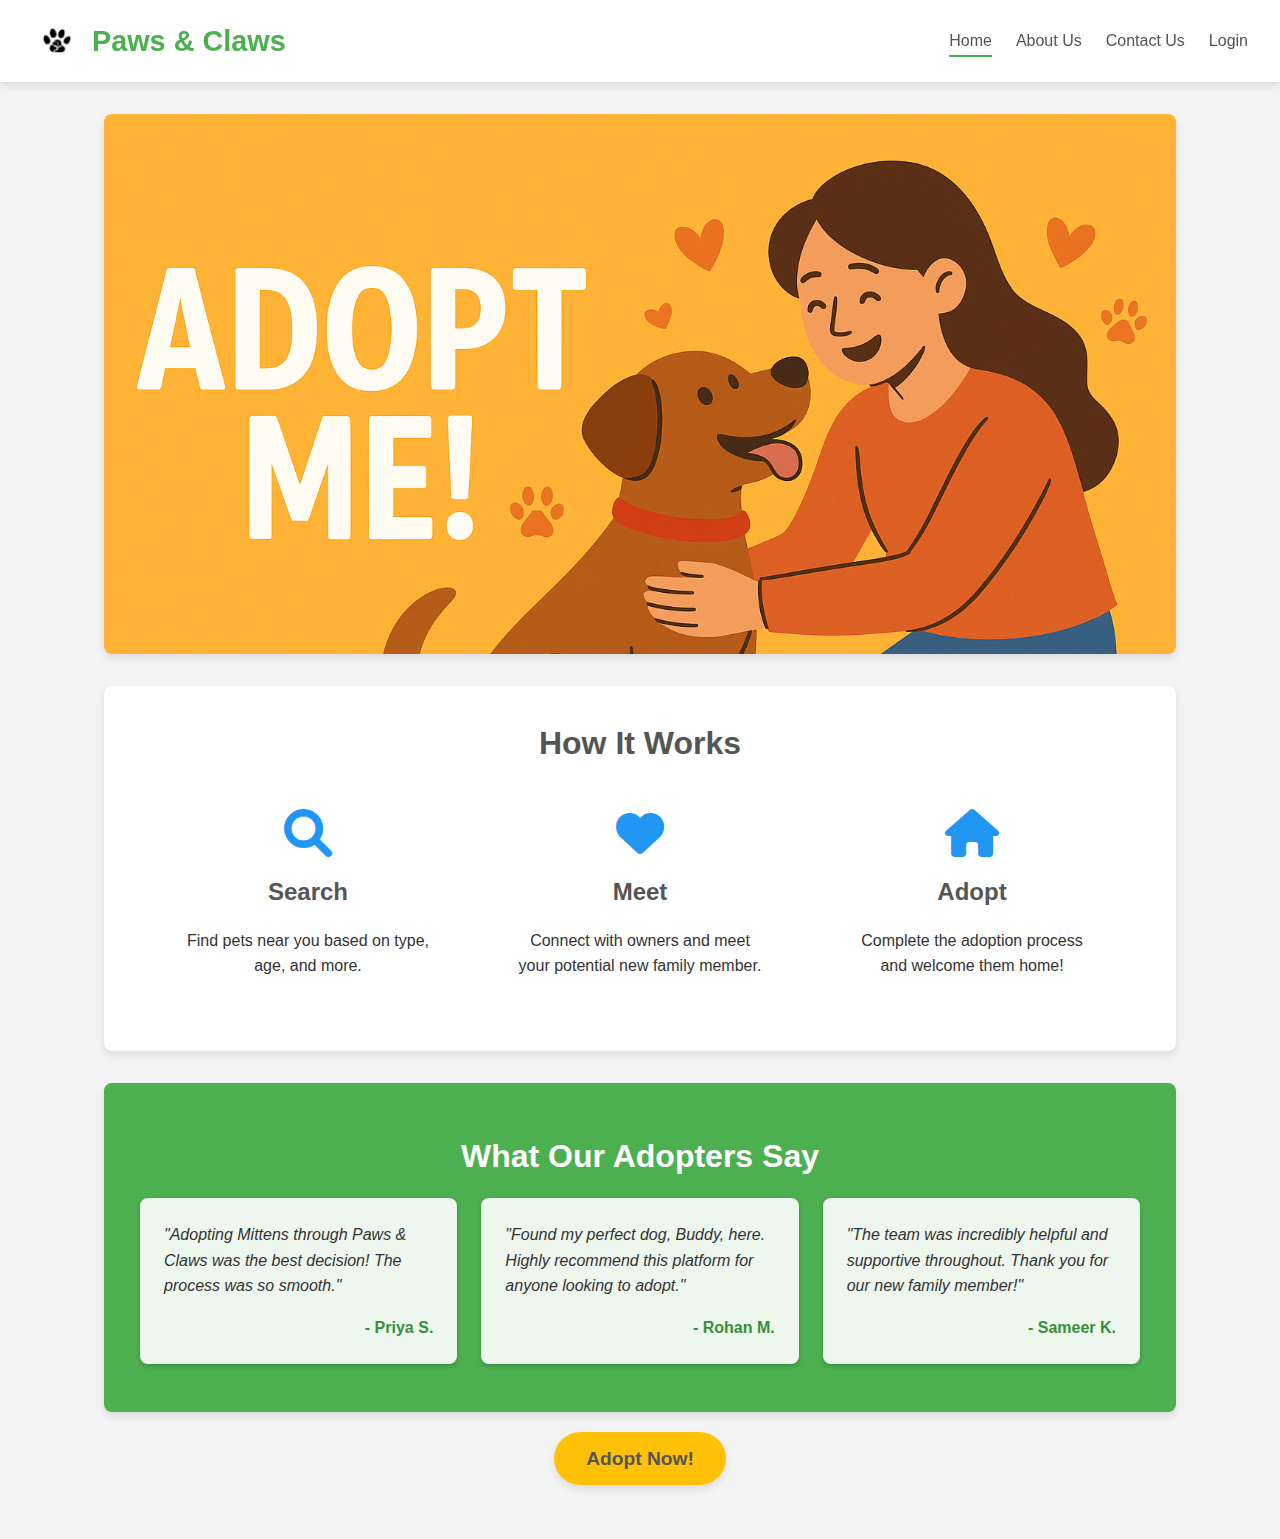
<file: index.html>
<!DOCTYPE html>
<html lang="en">
<head>
    <meta charset="UTF-8">
    <meta name="viewport" content="width=device-width, initial-scale=1.0">
    <!-- Favicons -->
    <link rel="apple-touch-icon" sizes="180x180" href="favicon/apple-touch-icon.png">
    <link rel="icon" type="image/png" sizes="32x32" href="favicon/favicon-96x96.png">
    <link rel="icon" type="image/png" sizes="192x192" href="favicon/web-app-manifest-192x192.png">
    <link rel="icon" type="image/png" sizes="512x512" href="favicon/web-app-manifest-512x512.png">
    <link rel="manifest" href="favicon/site.webmanifest">
    <meta name="theme-color" content="#ffffff">
    <title>Paws & Claws - Pet Adoption</title>
    <link rel="stylesheet" href="style.css">
    <link rel="stylesheet" href="https://cdnjs.cloudflare.com/ajax/libs/font-awesome/6.0.0-beta3/css/all.min.css">
</head>
<body>
    <header class="header">
        <div class="logo">
            <img src="images\pets\logo.jpg" alt="Paws & Claws Logo">
            <h1>Paws & Claws</h1>
        </div>
        <nav class="main-nav">
            <ul>
                <li><a href="index.html" class="active">Home</a></li>
                <li><a href="about.html">About Us</a></li>
                <li><a href="contact.html">Contact Us</a></li>
                <li id="login-nav-item"><a href="login.html">Login</a></li>
                <li id="dashboard-nav-item" style="display: none;"><a href="dashboard.html">Dashboard</a></li>
                <li id="logout-nav-item" style="display: none;"><a href="#" id="logout-button">Logout</a></li>
            </ul>
        </nav>
        <button class="menu-toggle" aria-label="Toggle navigation">
            <i class="fas fa-bars"></i>
        </button>
    </header>

    <main class="content-area">
        <section id="home-page" class="page-section active">
            <div class="carousel-container">
                <div class="carousel-slide active">
                    <img src="images/c11.png" alt="Slide 1">
                    
                </div>
                
                

            </div>

            <section class="how-it-works">
                <h2>How It Works</h2>
                <div class="steps-container">
                    <div class="step">
                        <i class="fas fa-search"></i>
                        <h3>Search</h3>
                        <p>Find pets near you based on type, age, and more.</p>
                    </div>
                    <div class="step">
                        <i class="fas fa-heart"></i>
                        <h3>Meet</h3>
                        <p>Connect with owners and meet your potential new family member.</p>
                    </div>
                    <div class="step">
                        <i class="fas fa-home"></i>
                        <h3>Adopt</h3>
                        <p>Complete the adoption process and welcome them home!</p>
                    </div>
                </div>
            </section>

            <section class="customer-feedback">
                <h2>What Our Adopters Say</h2>
                <div class="feedback-grid">
                    <div class="feedback-card">
                        <p>"Adopting Mittens through Paws & Claws was the best decision! The process was so smooth."</p>
                        <h4>- Priya S.</h4>
                    </div>
                    <div class="feedback-card">
                        <p>"Found my perfect dog, Buddy, here. Highly recommend this platform for anyone looking to adopt."</p>
                        <h4>- Rohan M.</h4>
                    </div>
                    <div class="feedback-card">
                        <p>"The team was incredibly helpful and supportive throughout. Thank you for our new family member!"</p>
                        <h4>- Sameer K.</h4>
                    </div>
                </div>
            </section>

            <section class="adopt-now-section">
                <a href="adopt.html" class="adopt-now-button">Adopt Now!</a>
            </section>
        </section>
    </main>

    <script src="js/script.js"></script>
</body>
</html>
</file>
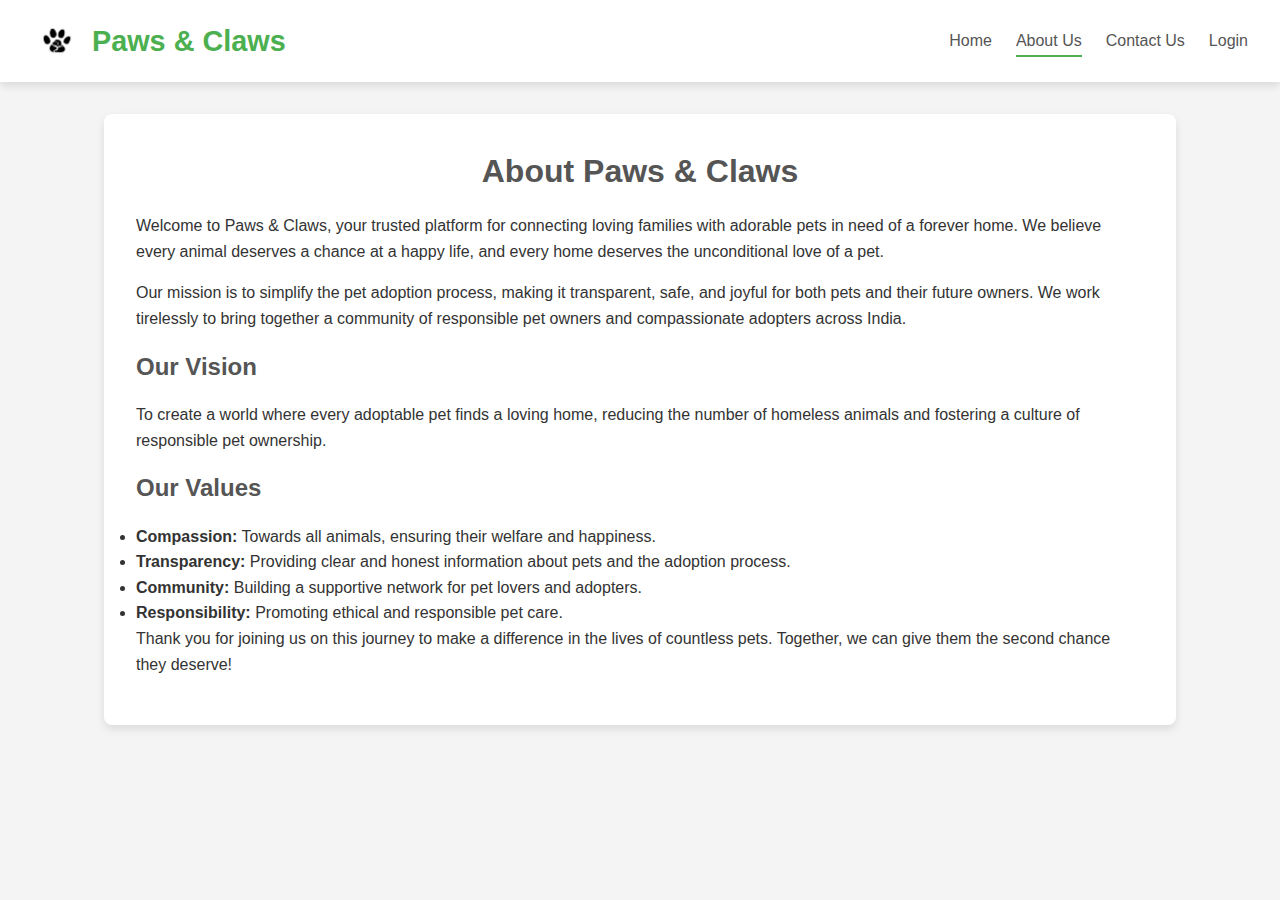
<file: about.html>
<!DOCTYPE html>
<html lang="en">
<head>
    <meta charset="UTF-8">
    <meta name="viewport" content="width=device-width, initial-scale=1.0">
    <!-- Favicons -->
    <link rel="apple-touch-icon" sizes="180x180" href="favicon/apple-touch-icon.png">
    <link rel="icon" type="image/png" sizes="32x32" href="favicon/favicon-96x96.png">
    <link rel="icon" type="image/png" sizes="192x192" href="favicon/web-app-manifest-192x192.png">
    <link rel="icon" type="image/png" sizes="512x512" href="favicon/web-app-manifest-512x512.png">
    <link rel="manifest" href="favicon/site.webmanifest">
    <meta name="theme-color" content="#ffffff">
    <title>About Us - Paws & Claws</title>
    <link rel="stylesheet" href="style.css">
    <link rel="stylesheet" href="https://cdnjs.cloudflare.com/ajax/libs/font-awesome/6.0.0-beta3/css/all.min.css">
</head>
<body>
    <header class="header">
        <div class="logo">
            <img src="images\pets\logo.jpg" alt="Paws & Claws Logo">
            <h1>Paws & Claws</h1>
        </div>
        <nav class="main-nav">
            <ul>
                <li><a href="index.html">Home</a></li>
                <li><a href="about.html" class="active">About Us</a></li>
                <li><a href="contact.html">Contact Us</a></li>
                <li id="login-nav-item"><a href="login.html">Login</a></li>
                <li id="dashboard-nav-item" style="display: none;"><a href="dashboard.html">Dashboard</a></li>
                <li id="logout-nav-item" style="display: none;"><a href="#" id="logout-button">Logout</a></li>
            </ul>
        </nav>
        <button class="menu-toggle" aria-label="Toggle navigation">
            <i class="fas fa-bars"></i>
        </button>
    </header>

    <main class="content-area">
        <section class="page-section active">
            <div class="page-content-wrapper">
                <h2>About Paws & Claws</h2>
                <p>Welcome to Paws & Claws, your trusted platform for connecting loving families with adorable pets in need of a forever home. We believe every animal deserves a chance at a happy life, and every home deserves the unconditional love of a pet.</p>
                <p>Our mission is to simplify the pet adoption process, making it transparent, safe, and joyful for both pets and their future owners. We work tirelessly to bring together a community of responsible pet owners and compassionate adopters across India.</p>
                <h3>Our Vision</h3>
                <p>To create a world where every adoptable pet finds a loving home, reducing the number of homeless animals and fostering a culture of responsible pet ownership.</p>
                <h3>Our Values</h3>
                <ul>
                    <li><strong>Compassion:</strong> Towards all animals, ensuring their welfare and happiness.</li>
                    <li><strong>Transparency:</strong> Providing clear and honest information about pets and the adoption process.</li>
                    <li><strong>Community:</strong> Building a supportive network for pet lovers and adopters.</li>
                    <li><strong>Responsibility:</strong> Promoting ethical and responsible pet care.</li>
                </ul>
                <p>Thank you for joining us on this journey to make a difference in the lives of countless pets. Together, we can give them the second chance they deserve!</p>
            </div>
        </section>
    </main>
    <script src="js/script.js"></script>
</body>
</html>
</file>
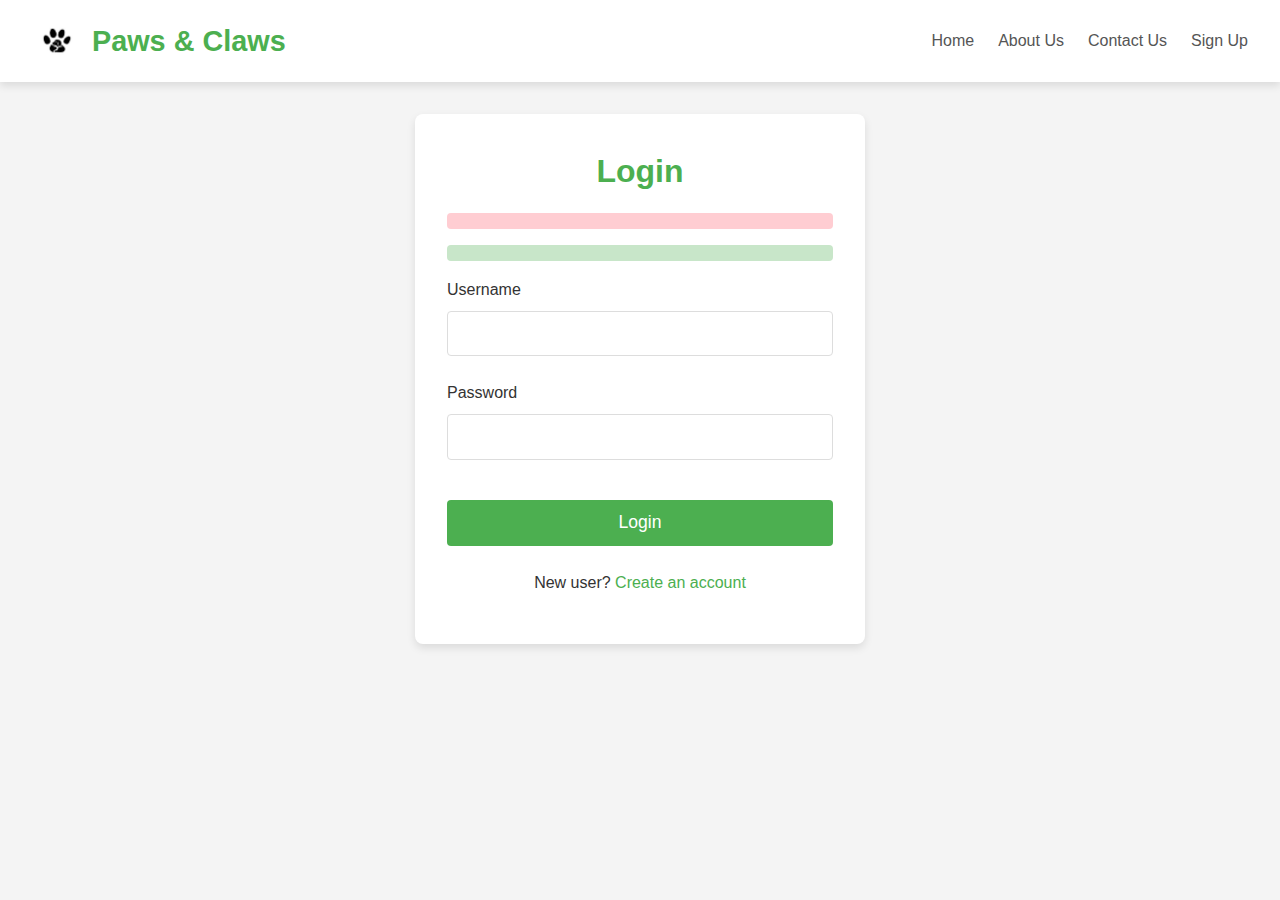
<file: adopt.html>
<!DOCTYPE html>
<html lang="en">

<head>
  <meta charset="UTF-8">
  <meta name="viewport" content="width=device-width, initial-scale=1.0">
  <!-- Favicons -->
    <link rel="apple-touch-icon" sizes="180x180" href="favicon/apple-touch-icon.png">
    <link rel="icon" type="image/png" sizes="32x32" href="favicon/favicon-96x96.png">
    <link rel="icon" type="image/png" sizes="192x192" href="favicon/web-app-manifest-192x192.png">
    <link rel="icon" type="image/png" sizes="512x512" href="favicon/web-app-manifest-512x512.png">
    <link rel="manifest" href="favicon/site.webmanifest">
    <meta name="theme-color" content="#ffffff">
  <title>Adopt Now - Paws & Claws</title>
  <link rel="stylesheet" href="style.css">
</head>

<body>
  <header class="header">
    <div class="logo">
      <img src="images\pets\logo.jpg" alt="Paws & Claws Logo">
      <h1>Paws & Claws</h1>
    </div>
    <nav class="main-nav">
      <ul>
        <li><a href="index.html">Home</a></li>
        <li><a href="about.html">About Us</a></li>
        <li><a href="contact.html">Contact Us</a></li>
        <li><a href="dashboard.html">Dashboard</a></li>
        <li><a href="#" id="logout-button">Logout</a></li>
      </ul>
    </nav>
  </header>

  <main class="content-area">
    <h2>Adopt a Pet</h2>

    <div class="filter-section">
      <div class="filter-group">
        <label for="filter-type">Pet Type</label>
        <select id="filter-type">
          <option value="">All</option>
          <option value="dog">Dog</option>
          <option value="cat">Cat</option>
          <option value="rabbit">Rabbit</option>
          <option value="bird">Bird</option>
          <option value="fish">Fish</option>
        </select>
      </div>

      <div class="filter-group">
        <label for="filter-size">Size</label>
        <select id="filter-size">
          <option value="">All</option>
          <option value="Small">Small</option>
          <option value="Medium">Medium</option>
          <option value="Large">Large</option>
        </select>
      </div>

      <div class="filter-group">
        <label for="filter-age">Age</label>
        <select id="filter-age">
          <option value="">All</option>
          <option value="3 months">3 months</option>
          <option value="6 months">6 months</option>
          <option value="1 year">1 year</option>
          <option value="2 years">2 years</option>
          <option value="3 years">3 years</option>
          <option value="4 years">4 years</option>
        </select>
      </div>

      <button id="reset-filters">Reset</button>
    </div>

    <div class="pet-cards-container" id="pet-cards-container"></div>
  </main>

  <script>
    // --- Redirect if not logged in ---
    if (!localStorage.getItem('currentUser')) {
      window.location.href = 'login.html';
    }

    // --- Logout ---
    document.getElementById('logout-button').addEventListener('click', (e) => {
      e.preventDefault();
      localStorage.removeItem('currentUser');
      window.location.href = 'index.html';
    });

    // --- Consistent Pet Data ---
    // PASTE THIS ENTIRE BLOCK to replace the old pets array
    // --- Enhanced Pet Data ---
    const pets = [
      { id: "pet1", type: "dog", name: "Buddy", breed: "Golden Retriever", age: "2 years", size: "Large", image: "images/images/Leo.jpg", description: "Buddy is a friendly and energetic Golden Retriever who loves to play fetch and go for long walks. He is great with kids and other dogs." },
      { id: "pet2", type: "cat", name: "Whiskers", breed: "Siamese Cat", age: "1 year", size: "Small", image: "images/images/Rex.jpg", description: "Whiskers is a curious and affectionate Siamese cat. She enjoys napping in sunny spots and chasing laser pointers." },
      { id: "pet3", type: "rabbit", name: "Snowball", breed: "Mini Lop", age: "6 months", size: "Small", image: "images/pets/thumper.jpg", description: "Snowball is a gentle and calm Mini Lop. He is litter-trained and loves being gently petted." },
      { id: "pet4", type: "fish", name: "Finley", breed: "Betta Fish", age: "3 months", size: "Small", image: "images/pets/goldie.jpg", description: "Finley is a vibrant Betta with a flowing tail. He is an active swimmer and adds a splash of color to any room." },
      { id: "pet5", type: "dog", name: "Rocky", breed: "Bulldog", age: "3 years", size: "Medium", image: "images/pets/buddy.jpg", description: "Rocky is a loyal and laid-back Bulldog. His favorite activities are napping and getting belly rubs." },
      { id: "pet6", type: "cat", name: "Milo", breed: "Persian Cat", age: "2 years", size: "Small", image: "images/cat 2.jpg", description: "Milo is a majestic Persian with a luxurious coat. He is a calm soul who enjoys a quiet and peaceful environment." },
      { id: "pet7", type: "bird", name: "Coco", breed: "Parrot", age: "1 year", size: "Small", image: "images/pets/kiwi.jpg", description: "Coco is a cheerful Parrot who is learning to mimic sounds. She loves fruits and interacting with people." },
      { id: "pet8", type: "dog", name: "Max", breed: "Beagle", age: "4 years", size: "Medium", image: "images/dog 7.jpg", description: "Max is an adventurous Beagle who loves to explore. He has a great sense of smell and is always ready for a new adventure." },
      { id: "pet9", type: "cat", name: "Luna", breed: "Maine Coon", age: "2 years", size: "Large", image: "images/images/luna.jpg", description: "Luna is a gentle giant. This Maine Coon is very sociable, loves to cuddle, and gets along well with other pets." },
    ];

    const container = document.getElementById('pet-cards-container');
    const typeFilter = document.getElementById('filter-type');
    const sizeFilter = document.getElementById('filter-size');
    const ageFilter = document.getElementById('filter-age');
    const resetBtn = document.getElementById('reset-filters');

    const currentUser = localStorage.getItem('currentUser');

    let userActivity = JSON.parse(localStorage.getItem('userActivity')) || {};
    if (!userActivity[currentUser]) {
      userActivity[currentUser] = { wishlist: [], requests: [], adopted: [] };
      localStorage.setItem('userActivity', JSON.stringify(userActivity));
    }

    function renderPets(filteredPets) {
      container.innerHTML = '';
      if (filteredPets.length === 0) {
        container.innerHTML = '<p class="empty-message">No pets match your filters.</p>';
        return;
      }

      const currentUserData = userActivity[currentUser];

      filteredPets.forEach(pet => {
        const card = document.createElement('div');
        card.classList.add('pet-card');

        const isInWishlist = currentUserData.wishlist.includes(pet.id);
        const isRequested = currentUserData.requests.includes(pet.id);

        card.innerHTML = `
            <img src="${pet.image}" alt="${pet.name}">
            <div class="pet-info">
                <h3>${pet.name}</h3>
                <p><strong>Breed:</strong> ${pet.breed}</p>
                <p><strong>Age:</strong> ${pet.age}</p>
                <p><strong>Size:</strong> ${pet.size}</p>
                <p>${pet.description}</p>
                <div class="pet-actions">
                    <button class="wishlist-btn" data-pet-id="${pet.id}" ${isInWishlist ? 'disabled' : ''}>
                        ${isInWishlist ? 'Wishlisted ✓' : 'Add to Wishlist'}
                    </button>
                    <button class="adopt-btn" data-pet-id="${pet.id}" ${isRequested ? 'disabled' : ''}>
                        ${isRequested ? 'Requested' : 'Request to Adopt'}
                    </button>
                </div>
            </div>
        `;

        const wishlistBtn = card.querySelector('.wishlist-btn');
        wishlistBtn.addEventListener('click', () => {
          if (!currentUserData.wishlist.includes(pet.id)) {
            currentUserData.wishlist.push(pet.id);
            localStorage.setItem('userActivity', JSON.stringify(userActivity));
            wishlistBtn.textContent = 'Wishlisted ✓';
            wishlistBtn.disabled = true;
          }
        });

        const adoptBtn = card.querySelector('.adopt-btn');
        adoptBtn.addEventListener('click', () => {
          if (!currentUserData.requests.includes(pet.id)) {
            currentUserData.requests.push(pet.id);
            localStorage.setItem('userActivity', JSON.stringify(userActivity));
            adoptBtn.textContent = 'Requested';
            adoptBtn.disabled = true;
          }
        });

        container.appendChild(card);
      });
    }

    function applyFilters() {
      const typeVal = typeFilter.value;
      const sizeVal = sizeFilter.value;
      const ageVal = ageFilter.value;

      const filtered = pets.filter(pet => {
        return (!typeVal || pet.type === typeVal) &&
          (!sizeVal || pet.size === sizeVal) &&
          (!ageVal || pet.age === ageVal);
      });
      renderPets(filtered);
    }

    typeFilter.addEventListener('change', applyFilters);
    sizeFilter.addEventListener('change', applyFilters);
    ageFilter.addEventListener('change', applyFilters);
    resetBtn.addEventListener('click', () => {
      typeFilter.value = '';
      sizeFilter.value = '';
      ageFilter.value = '';
      renderPets(pets);
    });

    renderPets(pets);
  </script>
</body>

</html>
</file>
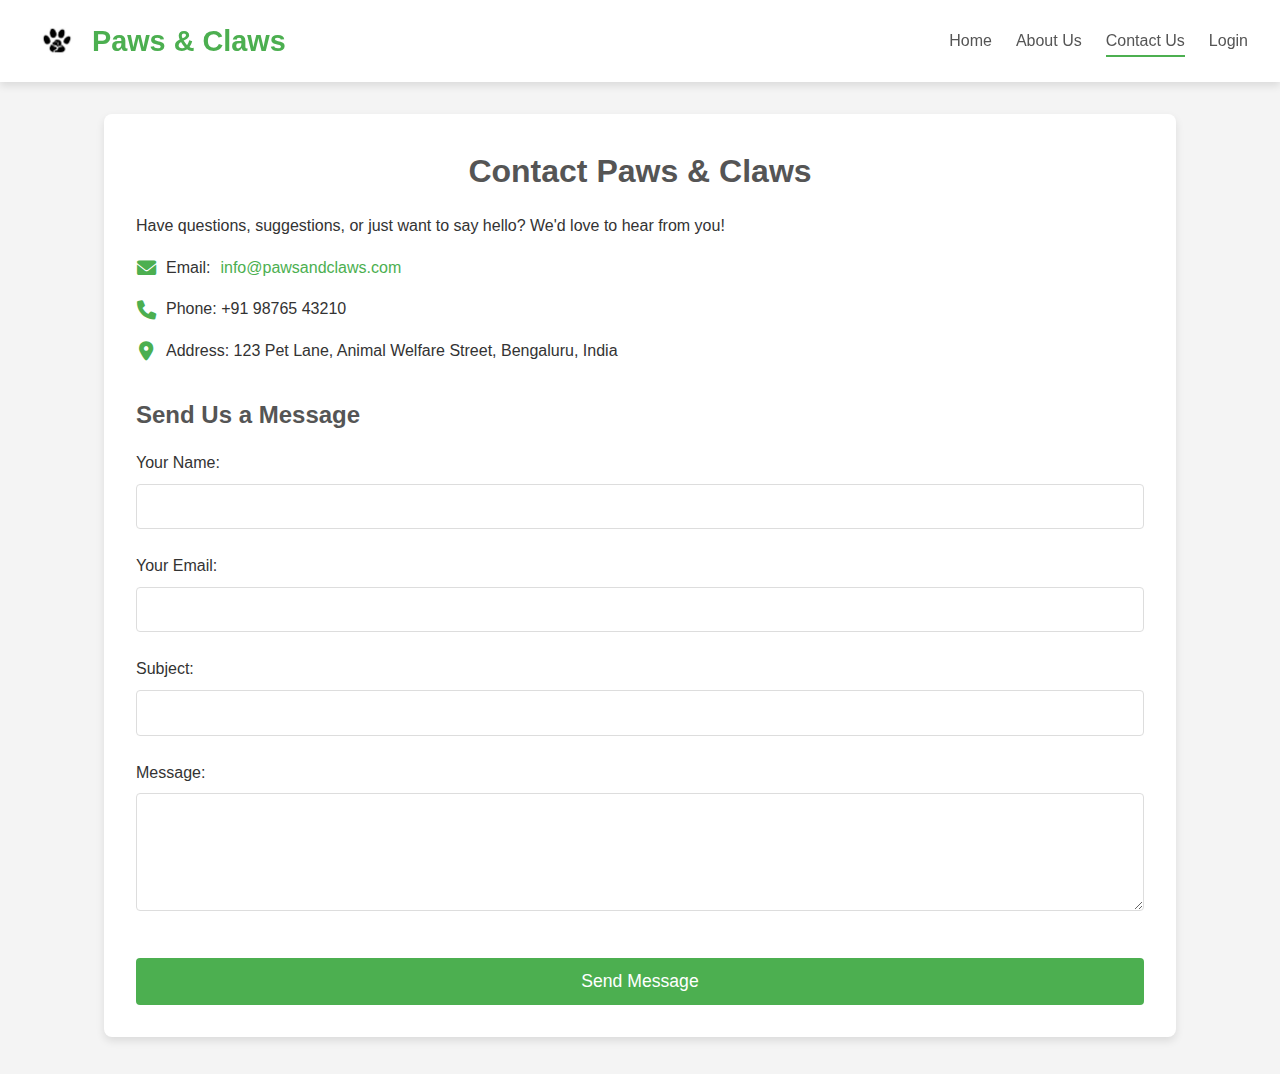
<file: contact.html>
<!DOCTYPE html>
<html lang="en">
<head>
    <meta charset="UTF-8">
    <meta name="viewport" content="width=device-width, initial-scale=1.0">
    <!-- Favicons -->
    <link rel="apple-touch-icon" sizes="180x180" href="favicon/apple-touch-icon.png">
    <link rel="icon" type="image/png" sizes="32x32" href="favicon/favicon-96x96.png">
    <link rel="icon" type="image/png" sizes="192x192" href="favicon/web-app-manifest-192x192.png">
    <link rel="icon" type="image/png" sizes="512x512" href="favicon/web-app-manifest-512x512.png">
    <link rel="manifest" href="favicon/site.webmanifest">
    <meta name="theme-color" content="#ffffff">
    <title>Paws & Claws - Contact Us</title>
    <link rel="stylesheet" href="style.css">
    <link rel="stylesheet" href="https://cdnjs.cloudflare.com/ajax/libs/font-awesome/6.0.0-beta3/css/all.min.css">
</head>
<body>
    <header class="header">
        <div class="logo">
            <img src="images\pets\logo.jpg" alt="Paws & Claws Logo">
            <h1>Paws & Claws</h1>
        </div>
        <nav class="main-nav">
            <ul>
                <li><a href="index.html">Home</a></li>
                <li><a href="about.html">About Us</a></li>
                <li><a href="contact.html" class="active">Contact Us</a></li>
                <li id="login-nav-item"><a href="login.html">Login</a></li>
                <li id="dashboard-nav-item" style="display: none;"><a href="dashboard.html">Dashboard</a></li>
                <li id="logout-nav-item" style="display: none;"><a href="#" id="logout-button">Logout</a></li>
            </ul>
        </nav>
        <button class="menu-toggle" aria-label="Toggle navigation">
            <i class="fas fa-bars"></i>
        </button>
    </header>

    <main class="content-area">
        <section class="page-section active">
            <div class="page-content-wrapper">
                <h2>Contact Paws & Claws</h2>
                <p>Have questions, suggestions, or just want to say hello? We'd love to hear from you!</p>
                <div class="contact-info">
                    <p><i class="fas fa-envelope"></i> Email: <a href="mailto:info@pawsandclaws.com">info@pawsandclaws.com</a></p>
                    <p><i class="fas fa-phone"></i> Phone: +91 98765 43210</p>
                    <p><i class="fas fa-map-marker-alt"></i> Address: 123 Pet Lane, Animal Welfare Street, Bengaluru, India</p>
                </div>
                <h3>Send Us a Message</h3>
                <form class="contact-form" onsubmit="alert('Thank you for your message!'); this.reset(); return false;">
                    <div class="form-group">
                        <label for="contact-name">Your Name:</label>
                        <input type="text" id="contact-name" name="contact-name" required>
                    </div>
                    <div class="form-group">
                        <label for="contact-email">Your Email:</label>
                        <input type="email" id="contact-email" name="contact-email" required>
                    </div>
                    <div class="form-group">
                        <label for="contact-subject">Subject:</label>
                        <input type="text" id="contact-subject" name="contact-subject">
                    </div>
                    <div class="form-group">
                        <label for="contact-message">Message:</label>
                        <textarea id="contact-message" name="contact-message" rows="5" required></textarea>
                    </div>
                    <button type="submit">Send Message</button>
                </form>
            </div>
        </section>
    </main>

    <script src="js/script.js"></script>    
</body>

</html>
</file>
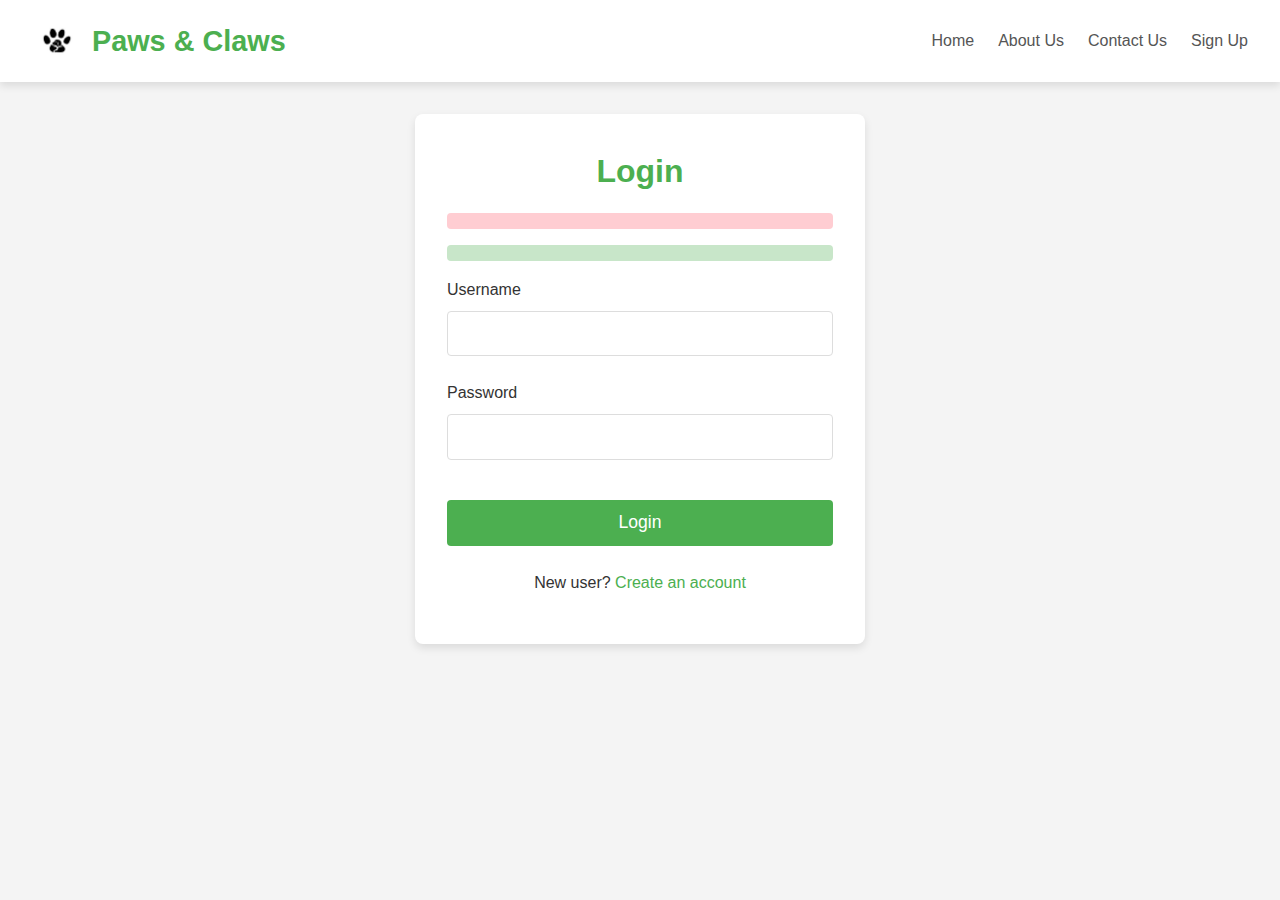
<file: dashboard.html>
<!DOCTYPE html>
<html lang="en">

<head>
  <meta charset="UTF-8">
  <meta name="viewport" content="width=device-width, initial-scale=1.0">
  <!-- Favicons -->
    <link rel="apple-touch-icon" sizes="180x180" href="favicon/apple-touch-icon.png">
    <link rel="icon" type="image/png" sizes="32x32" href="favicon/favicon-96x96.png">
    <link rel="icon" type="image/png" sizes="192x192" href="favicon/web-app-manifest-192x192.png">
    <link rel="icon" type="image/png" sizes="512x512" href="favicon/web-app-manifest-512x512.png">
    <link rel="manifest" href="favicon/site.webmanifest">
    <meta name="theme-color" content="#ffffff">
  <title>Dashboard - Paws & Claws</title>
  <link rel="stylesheet" href="style.css">
</head>

<body>
  <header class="header">
    <div class="logo">
      <img src="images\pets\logo.jpg" alt="Paws & Claws Logo">
      <h1>Paws & Claws</h1>
    </div>
    <nav class="main-nav">
      <ul>
        <li><a href="index.html">Home</a></li>
        <li><a href="about.html">About Us</a></li>
        <li><a href="contact.html">Contact Us</a></li>
        <li><a href="#" id="logout-button">Logout</a></li>
      </ul>
    </nav>
  </header>

  <main>
    <div class="content-area">
      <h2 id="welcome-message"></h2>

      <div class="dashboard-sections">
        <div class="dashboard-section">
          <h3>My Wishlist</h3>
          <div class="wishlist-container" id="wishlist-container"></div>
        </div>

        <div class="dashboard-section">
          <h3>My Requested Pets</h3>
          <div class="requests-container" id="requests-container"></div>
        </div>

        <div class="dashboard-section">
          <h3>My Adopted Pets</h3>
          <div class="adopted-container" id="adopted-container"></div>
        </div>
      </div>
    </div>

    <div id="pet-modal" class="modal-overlay" style="display: none;">
      <div class="modal-content">
        <span class="modal-close-btn">&times;</span>
        <img id="modal-pet-image" src="" alt="Pet Image">
        <h3 id="modal-pet-name"></h3>
        <p><strong>Breed:</strong> <span id="modal-pet-breed"></span></p>
        <p><strong>Age:</strong> <span id="modal-pet-age"></span></p>
        <p><strong>Size:</strong> <span id="modal-pet-size"></span></p>
        <p id="modal-pet-description"></p>
      </div>
    </div>
  </main>

  <script>
    // Redirect if not logged in
    if (!localStorage.getItem('currentUser')) {
      window.location.href = 'login.html';
    }

    const currentUser = localStorage.getItem('currentUser');

    document.getElementById('welcome-message').textContent = `Welcome, ${currentUser}!`;

    // Logout functionality
    document.getElementById('logout-button').addEventListener('click', (e) => {
      e.preventDefault();
      localStorage.removeItem('currentUser');
      window.location.href = 'index.html';
    });

    // --- Consistent Pet Data ---
    // PASTE THIS ENTIRE BLOCK to replace the old pets array
    // --- Enhanced Pet Data ---
    const pets = [
      { id: "pet1", type: "dog", name: "Buddy", breed: "Golden Retriever", age: "2 years", size: "Large", image: "images/images/Leo.jpg", description: "Buddy is a friendly and energetic Golden Retriever who loves to play fetch and go for long walks. He is great with kids and other dogs." },
      { id: "pet2", type: "cat", name: "Whiskers", breed: "Siamese Cat", age: "1 year", size: "Small", image: "images/images/Rex.jpg", description: "Whiskers is a curious and affectionate Siamese cat. She enjoys napping in sunny spots and chasing laser pointers." },
      { id: "pet3", type: "rabbit", name: "Snowball", breed: "Mini Lop", age: "6 months", size: "Small", image: "images/pets/thumper.jpg", description: "Snowball is a gentle and calm Mini Lop. He is litter-trained and loves being gently petted." },
      { id: "pet4", type: "fish", name: "Finley", breed: "Betta Fish", age: "3 months", size: "Small", image: "images/pets/goldie.jpg", description: "Finley is a vibrant Betta with a flowing tail. He is an active swimmer and adds a splash of color to any room." },
      { id: "pet5", type: "dog", name: "Rocky", breed: "Bulldog", age: "3 years", size: "Medium", image: "images/pets/buddy.jpg", description: "Rocky is a loyal and laid-back Bulldog. His favorite activities are napping and getting belly rubs." },
      { id: "pet6", type: "cat", name: "Milo", breed: "Persian Cat", age: "2 years", size: "Small", image: "images/cat 2.jpg", description: "Milo is a majestic Persian with a luxurious coat. He is a calm soul who enjoys a quiet and peaceful environment." },
      { id: "pet7", type: "bird", name: "Coco", breed: "Parrot", age: "1 year", size: "Small", image: "images/pets/kiwi.jpg", description: "Coco is a cheerful Parrot who is learning to mimic sounds. She loves fruits and interacting with people." },
      { id: "pet8", type: "dog", name: "Max", breed: "Beagle", age: "4 years", size: "Medium", image: "images/dog 7.jpg", description: "Max is an adventurous Beagle who loves to explore. He has a great sense of smell and is always ready for a new adventure." },
      { id: "pet9", type: "cat", name: "Luna", breed: "Maine Coon", age: "2 years", size: "Large", image: "images/images/luna.jpg", description: "Luna is a gentle giant. This Maine Coon is very sociable, loves to cuddle, and gets along well with other pets." },
    ];

    // --- Modal Elements ---
    const modal = document.getElementById('pet-modal');
    const closeModalBtn = document.querySelector('.modal-close-btn');

    const userActivity = JSON.parse(localStorage.getItem('userActivity')) || {};
    const currentUserData = userActivity[currentUser] || { wishlist: [], requests: [], adopted: [] };

    const wishlistContainer = document.getElementById('wishlist-container');
    const requestsContainer = document.getElementById('requests-container');
    const adoptedContainer = document.getElementById('adopted-container');

    // --- Modal Functions ---
    function openModal(petId) {
      const pet = pets.find(p => p.id === petId);
      if (!pet) return;

      document.getElementById('modal-pet-image').src = pet.image;
      document.getElementById('modal-pet-name').textContent = pet.name;
      document.getElementById('modal-pet-breed').textContent = pet.breed;
      document.getElementById('modal-pet-age').textContent = pet.age;
      document.getElementById('modal-pet-size').textContent = pet.size;
      document.getElementById('modal-pet-description').textContent = pet.description;

      modal.style.display = 'flex';
    }

    function closeModal() {
      modal.style.display = 'none';
    }

    // --- Event Listeners for Modal ---
    closeModalBtn.addEventListener('click', closeModal);
    window.addEventListener('click', (event) => {
      if (event.target == modal) {
        closeModal();
      }
    });

    // --- Event Delegation for Dashboard clicks ---
    function handleDashboardClick(event) {
      const target = event.target;

      // Handle REMOVE button click
      if (target.classList.contains('remove-wishlist-btn')) {
        const petIdToRemove = target.getAttribute('data-pet-id');
        currentUserData.wishlist = currentUserData.wishlist.filter(id => id !== petIdToRemove);
        userActivity[currentUser] = currentUserData;
        localStorage.setItem('userActivity', JSON.stringify(userActivity));
        renderDashboard(); // Re-render to show the change
        return; // Stop further execution to prevent modal opening
      }

      // Handle opening the MODAL when a pet item is clicked (but not the remove button)
      const petItem = target.closest('[data-pet-id]');
      if (petItem) {
        const petId = petItem.getAttribute('data-pet-id');
        openModal(petId);
      }
    }

    wishlistContainer.addEventListener('click', handleDashboardClick);
    requestsContainer.addEventListener('click', handleDashboardClick); // Requests can also open the modal

    // This function renders the dashboard content from the user's data
    function renderDashboard() {
      // --- Render Wishlist ---
      wishlistContainer.innerHTML = '';
      if (currentUserData.wishlist.length === 0) {
        wishlistContainer.innerHTML = '<p class="empty-message">Your wishlist is empty.</p>';
      } else {
        currentUserData.wishlist.forEach(petId => {
          const pet = pets.find(p => p.id === petId);
          if (pet) {
            const item = document.createElement('div');
            item.classList.add('wishlist-item');
            item.setAttribute('data-pet-id', pet.id);
            item.innerHTML = `
                <img src="${pet.image}" alt="${pet.name}">
                <div class="item-details">
                    <h4>${pet.name}</h4>
                    <p>${pet.breed}</p>
                </div>
                <button class="remove-wishlist-btn" data-pet-id="${pet.id}">Remove</button>
            `;
            wishlistContainer.appendChild(item);
          }
        });
      }

      // --- Render Requests ---
      requestsContainer.innerHTML = '';
      if (currentUserData.requests.length === 0) {
        requestsContainer.innerHTML = '<p class="empty-message">You have not requested any pets.</p>';
      } else {
        currentUserData.requests.forEach(petId => {
          const pet = pets.find(p => p.id === petId);
          if (pet) {
            const item = document.createElement('div');
            item.classList.add('request-item');
            item.setAttribute('data-pet-id', pet.id);
            item.innerHTML = `
                <img src="${pet.image}" alt="${pet.name}">
                <div class="item-details">
                    <h4>${pet.name}</h4>
                    <p>Status: <span class="status-pending">Pending</span></p>
                </div>
            `;
            requestsContainer.appendChild(item);
          }
        });
      }

      // Render Adopted pets (or a placeholder)
      adoptedContainer.innerHTML = '<p class="info-message">Adopted pets feature coming soon.</p>';
    }

    // Initial call to render the dashboard content
    renderDashboard();
  </script>
</body>


</html>
</file>
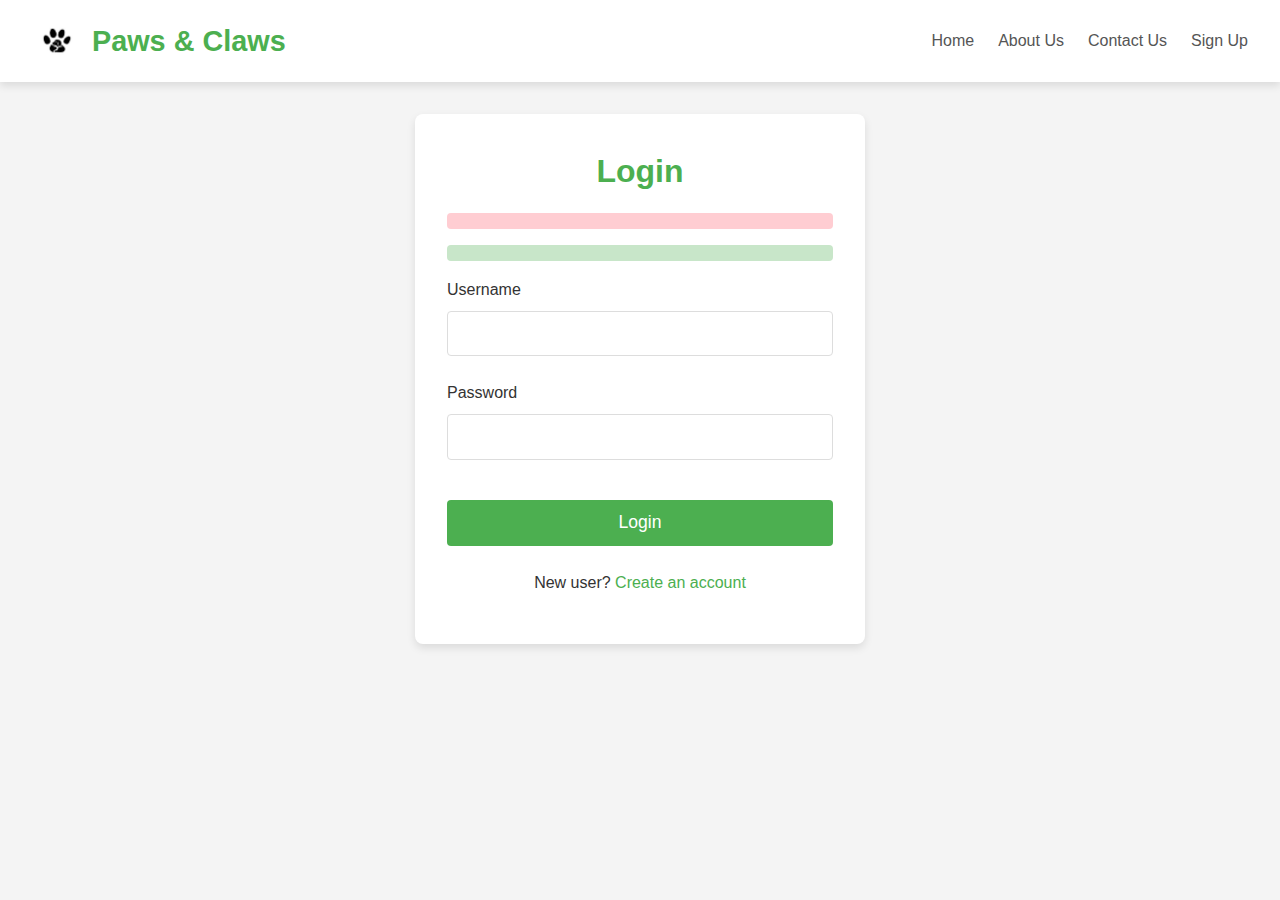
<file: login.html>
<!DOCTYPE html>
<html lang="en">
<head>
  <meta charset="UTF-8">
  <meta name="viewport" content="width=device-width, initial-scale=1.0">
  <!-- Favicons -->
    <link rel="apple-touch-icon" sizes="180x180" href="favicon/apple-touch-icon.png">
    <link rel="icon" type="image/png" sizes="32x32" href="favicon/favicon-96x96.png">
    <link rel="icon" type="image/png" sizes="192x192" href="favicon/web-app-manifest-192x192.png">
    <link rel="icon" type="image/png" sizes="512x512" href="favicon/web-app-manifest-512x512.png">
    <link rel="manifest" href="favicon/site.webmanifest">
    <meta name="theme-color" content="#ffffff">
  <title>Login - Paws & Claws</title>
  <link rel="stylesheet" href="style.css">
</head>
<body>
  <header class="header">
    <div class="logo">
      <img src="images\pets\logo.jpg" alt="Paws & Claws Logo">
      <h1>Paws & Claws</h1>
    </div>
    <nav class="main-nav">
      <ul>
        <li><a href="index.html">Home</a></li>
        <li><a href="about.html">About Us</a></li>
        <li><a href="contact.html">Contact Us</a></li>
        <li><a href="signup.html">Sign Up</a></li>
      </ul>
    </nav>
  </header>

  <main>
    <div class="login-container">
      <h2>Login</h2>
      <div class="error-message" id="login-error"></div>
      <div class="success-message" id="login-success"></div>
      <form id="login-form">
        <div class="form-group">
          <label for="username">Username</label>
          <input type="text" id="username" required>
        </div>
        <div class="form-group">
          <label for="password">Password</label>
          <input type="password" id="password" required>
        </div>
        <button type="submit">Login</button>
      </form>
      <p class="signup-prompt">New user? <a href="signup.html">Create an account</a></p>
    </div>
  </main>

  <script>
    const loginForm = document.getElementById('login-form');
    const loginError = document.getElementById('login-error');
    const loginSuccess = document.getElementById('login-success');

    loginForm.addEventListener('submit', e => {
      e.preventDefault();
      const username = document.getElementById('username').value.trim();
      const password = document.getElementById('password').value;

      const users = JSON.parse(localStorage.getItem('users')) || [];
      const user = users.find(u => u.username === username && u.password === password);

      if(user){
        localStorage.setItem('currentUser', username);
        loginError.textContent = '';
        loginSuccess.textContent = 'Login successful! Redirecting...';
        setTimeout(() => window.location.href = 'dashboard.html', 1000);
      } else {
        loginError.textContent = 'Invalid username or password';
        loginSuccess.textContent = '';
      }
    });
  </script>
</body>
</html>
</file>
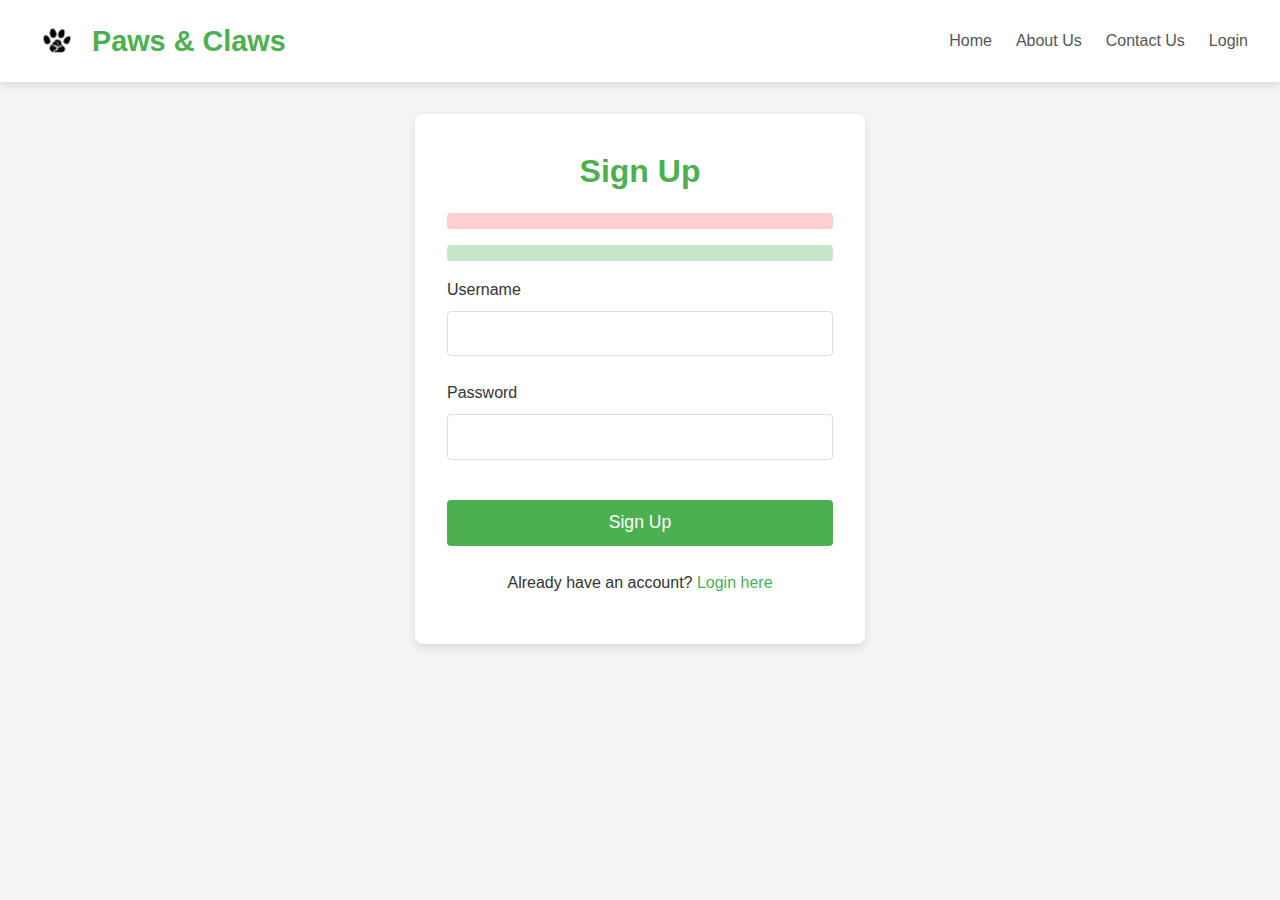
<file: signup.html>
<!DOCTYPE html>
<html lang="en">
<head>
  <meta charset="UTF-8">
  <meta name="viewport" content="width=device-width, initial-scale=1.0">
  <!-- Favicons -->
    <link rel="apple-touch-icon" sizes="180x180" href="favicon/apple-touch-icon.png">
    <link rel="icon" type="image/png" sizes="32x32" href="favicon/favicon-96x96.png">
    <link rel="icon" type="image/png" sizes="192x192" href="favicon/web-app-manifest-192x192.png">
    <link rel="icon" type="image/png" sizes="512x512" href="favicon/web-app-manifest-512x512.png">
    <link rel="manifest" href="favicon/site.webmanifest">
    <meta name="theme-color" content="#ffffff">
  <title>Sign Up - Paws & Claws</title>
  <link rel="stylesheet" href="style.css">
</head>
<body>
  <header class="header">
    <div class="logo">
      <img src="images\pets\logo.jpg" alt="Paws & Claws Logo">
      <h1>Paws & Claws</h1>
    </div>
    <nav class="main-nav">
      <ul>
        <li><a href="index.html">Home</a></li>
        <li><a href="about.html">About Us</a></li>
        <li><a href="contact.html">Contact Us</a></li>
        <li><a href="login.html">Login</a></li>
      </ul>
    </nav>
  </header>

  <main>
    <div class="login-container">
      <h2>Sign Up</h2>
      <div class="error-message" id="signup-error"></div>
      <div class="success-message" id="signup-success"></div>
      <form id="signup-form">
        <div class="form-group">
          <label for="username">Username</label>
          <input type="text" id="username" required>
        </div>
        <div class="form-group">
          <label for="password">Password</label>
          <input type="password" id="password" required>
        </div>
        <button type="submit">Sign Up</button>
      </form>
      <p class="signup-prompt">Already have an account? <a href="login.html">Login here</a></p>
    </div>
  </main>

  <script>
    const signupForm = document.getElementById('signup-form');
    const signupError = document.getElementById('signup-error');
    const signupSuccess = document.getElementById('signup-success');

    signupForm.addEventListener('submit', e => {
      e.preventDefault();
      const username = document.getElementById('username').value.trim();
      const password = document.getElementById('password').value;

      let users = JSON.parse(localStorage.getItem('users')) || [];
      if(users.find(u => u.username === username)){
        signupError.textContent = 'Username already exists';
        signupSuccess.textContent = '';
        return;
      }

      users.push({username, password});
      localStorage.setItem('users', JSON.stringify(users));
      signupError.textContent = '';
      signupSuccess.textContent = 'Account created! Redirecting to login...';
      setTimeout(() => window.location.href = 'login.html', 1000);
    });
  </script>
</body>
</html>
</file>
<file: style.css>
/* General Body & Typography */
:root {
    --primary-color: #4CAF50;
    /* Green */
    --primary-dark: #388E3C;
    --secondary-color: #FFC107;
    /* Amber */
    --accent-color: #2196F3;
    /* Blue */  
    --text-color: #333;
    --light-gray: #f4f4f4;
    --dark-gray: #555;
    --border-color: #ddd;
    --card-bg: #fff;
    --shadow: 0 4px 8px rgba(0, 0, 0, 0.1);
}

* {
    box-sizing: border-box;
    margin: 0;
    padding: 0;
}

body {
    font-family: 'Segoe UI', Roboto, 'Helvetica Neue', Arial, sans-serif;
    line-height: 1.6;
    color: var(--text-color);
    background-color: var(--light-gray);
    scroll-behavior: smooth;
}

a {
    text-decoration: none;
    color: var(--primary-color);
    transition: color 0.3s ease;
}

a:hover {
    color: var(--primary-dark);
}

h1,
h2,
h3,
h4 {
    color: var(--dark-gray);
    margin-bottom: 1rem;
}

h1 {
    font-size: 2.5rem;
}

h2 {
    font-size: 2rem;
    text-align: center;
}

h3 {
    font-size: 1.5rem;
}

p {
    margin-bottom: 1rem;
}

/* Header */
.header {
    background-color: var(--card-bg);
    padding: 1rem 2rem;
    display: flex;
    justify-content: space-between;
    align-items: center;
    box-shadow: var(--shadow);
    position: sticky;
    top: 0;
    z-index: 1000;
}

.header .logo {
    display: flex;
    align-items: center;
    gap: 10px;
}

.header .logo img {
    height: 50px;
    width: 50px;
    border-radius: 50%;
    object-fit: cover;
}

.header .logo h1 {
    font-size: 1.8rem;
    margin-bottom: 0;
    color: var(--primary-color);
}

.main-nav ul {
    list-style: none;
    display: flex;
    gap: 1.5rem;
    align-items: center;
}

.main-nav a {
    color: var(--dark-gray);
    font-weight: 500;
    padding: 0.5rem 0;
    position: relative;
}

.main-nav a::after {
    content: '';
    position: absolute;
    width: 0;
    height: 2px;
    bottom: 0;
    left: 0;
    background-color: var(--primary-color);
    transition: width 0.3s ease;
}

.main-nav a:hover::after,
.main-nav a.active::after {
    width: 100%;
}

.menu-toggle {
    display: none;
    background: none;
    border: none;
    font-size: 1.8rem;
    color: var(--dark-gray);
    cursor: pointer;
}

/* Page Sections */
.content-area {
    padding: 2rem 5%;
    max-width: 1200px;
    margin: 0 auto;
}

.page-section {
    animation: fadeIn 0.5s ease-in-out;
}

@keyframes fadeIn {
    from {
        opacity: 0;
        transform: translateY(20px);
    }
    to {
        opacity: 1;
        transform: translateY(0);
    }
}

.page-content-wrapper {
    background-color: var(--card-bg);
    padding: 2rem;
    border-radius: 8px;
    box-shadow: var(--shadow);
}


/* Carousel */
.carousel-container {
    position: relative;
    width: 100%;
    height: 60vh;
    overflow: hidden;
    border-radius: 8px;
    box-shadow: var(--shadow);
    margin-bottom: 2rem;
}

.carousel-slide {
    position: absolute;
    top: 0;
    left: 0;
    width: 100%;
    height: 100%;
    opacity: 0;
    transition: opacity 1s ease-in-out;
    display: flex;
    justify-content: center;
    align-items: center;
}

.carousel-slide.active {
    opacity: 1;
}

.carousel-slide img {
    width: 100%;
    height: 100%;
    object-fit: cover;
}

.carousel-text {
    position: absolute;
    bottom: 15%;
    padding: 15px 30px;
    background-color: rgba(0, 0, 0, 0.6);
    color: #fff;
    font-size: 2.5rem;
    font-weight: bold;
    border-radius: 5px;
    text-align: center;
    text-shadow: 2px 2px 4px rgba(0, 0, 0, 0.5);
}

/* How It Works */
.how-it-works {
    text-align: center;
    padding: 2rem;
    margin-bottom: 2rem;
    background-color: var(--card-bg);
    border-radius: 8px;
    box-shadow: var(--shadow);
}

.steps-container {
    display: flex;
    justify-content: center;
    gap: 2rem;
    flex-wrap: wrap;
    margin-top: 1rem;
}

.step {
    flex-basis: 300px;
    padding: 1.5rem;
    transition: transform 0.3s ease;
}

.step:hover {
    transform: translateY(-5px);
}

.step i {
    font-size: 3rem;
    color: var(--accent-color);
    margin-bottom: 1rem;
}

/* Customer Feedback */
.customer-feedback {
    background-color: var(--primary-color);
    color: #fff;
    padding: 3rem 1rem;
    text-align: center;
    border-radius: 8px;
    box-shadow: var(--shadow);
    margin-bottom: 2rem;
}

.customer-feedback h2 {
    color: #fff;
}

.feedback-grid {
    display: grid;
    grid-template-columns: repeat(auto-fit, minmax(280px, 1fr));
    gap: 1.5rem;
    max-width: 1000px;
    margin: 1rem auto 0;
}

.feedback-card {
    background-color: rgba(255, 255, 255, 0.9);
    color: var(--text-color);
    padding: 1.5rem;
    border-radius: 8px;
    box-shadow: 0 2px 4px rgba(0, 0, 0, 0.2);
    text-align: left;
}

.feedback-card p {
    font-style: italic;
    margin-bottom: 1rem;
}

.feedback-card h4 {
    color: var(--primary-dark);
    text-align: right;
    margin-bottom: 0;
}

/* Adopt Now Button */
.adopt-now-section {
    text-align: center;
    margin-top: 2rem;
    margin-bottom: 2rem;
}

.adopt-now-button {
    background-color: var(--secondary-color);
    color: var(--dark-gray);
    padding: 1rem 2rem;
    font-size: 1.2rem;
    border: none;
    border-radius: 50px;
    cursor: pointer;
    box-shadow: var(--shadow);
    transition: background-color 0.3s ease, transform 0.3s ease;
    font-weight: bold;
}

.adopt-now-button:hover {
    background-color: #FFD54F;
    transform: translateY(-3px);
}

/* Forms (Login, Signup, Contact) */
.login-container,
.contact-form-wrapper {
    max-width: 450px;
    margin: 2rem auto;
    padding: 2rem;
    background-color: var(--card-bg);
    border-radius: 8px;
    box-shadow: var(--shadow);
}

.login-container h2 {
    text-align: center;
    color: var(--primary-color);
}

.form-group {
    margin-bottom: 1.5rem;
}

.form-group label {
    display: block;
    margin-bottom: 0.5rem;
    font-weight: 500;
}

.form-group input[type="text"],
.form-group input[type="password"],
.form-group input[type="email"],
.form-group textarea,
.filter-group select {
    width: 100%;
    padding: 0.8rem;
    border: 1px solid var(--border-color);
    border-radius: 4px;
    font-size: 1rem;
}

.form-group textarea {
    resize: vertical;
}

.login-container button,
.contact-form button {
    width: 100%;
    padding: 0.8rem;
    background-color: var(--primary-color);
    color: #fff;
    border: none;
    border-radius: 4px;
    font-size: 1.1rem;
    cursor: pointer;
    transition: background-color 0.3s ease;
    margin-top: 1rem;
}

.login-container button:hover,
.contact-form button:hover {
    background-color: var(--primary-dark);
}

.error-message, .success-message {
    text-align: center;
    padding: 0.5rem;
    margin-bottom: 1rem;
    border-radius: 4px;
}

.error-message {
    color: #D32F2F;
    background-color: #FFCDD2;
}

.success-message {
    color: var(--primary-dark);
    background-color: #C8E6C9;
}


.signup-prompt {
    text-align: center;
    margin-top: 1.5rem;
}

/* Filter Section */
.filter-section {
    display: flex;
    flex-wrap: wrap;
    gap: 1rem;
    padding: 1.5rem;
    background-color: var(--card-bg);
    border-radius: 8px;
    box-shadow: var(--shadow);
    margin-bottom: 2rem;
    align-items: flex-end;
}

.filter-group {
    flex: 1 1 150px;
}

.filter-group label {
    display: block;
    margin-bottom: 0.5rem;
    font-weight: 500;
}

#reset-filters {
    padding: 0.8rem 1.5rem;
    background-color: var(--accent-color);
    color: #fff;
    border: none;
    border-radius: 4px;
    cursor: pointer;
    transition: background-color 0.3s ease;
    height: fit-content;
}

#reset-filters:hover {
    background-color: #1976D2;
}

/* Pet Cards */
.pet-cards-container {
    display: grid;
    grid-template-columns: repeat(auto-fill, minmax(300px, 1fr));
    gap: 1.5rem;
}

.pet-card {
    background-color: var(--card-bg);
    border-radius: 8px;
    box-shadow: var(--shadow);
    overflow: hidden;
    display: flex;
    flex-direction: column;
    transition: transform 0.3s ease, box-shadow 0.3s ease;
}

.pet-card:hover {
    transform: translateY(-5px);
    box-shadow: 0 8px 16px rgba(0, 0, 0, 0.15);
}

.pet-card img {
    width: 100%;
    height: 220px;
    object-fit: cover;
}

.pet-info {
    padding: 1.5rem;
    flex-grow: 1;
    display: flex;
    flex-direction: column;
}

.pet-info h3 {
    margin-top: 0;
    color: var(--primary-dark);
}

.pet-info p {
    margin-bottom: 0.5rem;
}

.pet-actions {
    display: flex;
    gap: 0.5rem;
    margin-top: auto; /* Pushes buttons to the bottom */
    padding-top: 1rem;
}

.pet-actions button {
    flex: 1;
    padding: 0.7rem;
    border: none;
    border-radius: 4px;
    cursor: pointer;
    font-size: 0.9rem;
    font-weight: 500;
    transition: background-color 0.3s ease;
}

.wishlist-btn {
    background-color: var(--secondary-color);
    color: var(--dark-gray);
}

.adopt-btn {
    background-color: var(--primary-color);
    color: #fff;
}

.pet-actions button:hover:not(:disabled) {
    opacity: 0.85;
}

.pet-actions button:disabled {
    background-color: #ccc;
    color: #666;
    cursor: not-allowed;
}


/* Dashboard */
.dashboard-sections {
    display: grid;
    grid-template-columns: 1fr;
    gap: 2rem;
}

.dashboard-section {
    background-color: var(--card-bg);
    padding: 1.5rem;
    border-radius: 8px;
    box-shadow: var(--shadow);
}

.dashboard-section h3 {
    color: var(--accent-color);
    margin-bottom: 1.5rem;
    border-bottom: 2px solid var(--border-color);
    padding-bottom: 0.5rem;
}

.wishlist-container,
.requests-container,
.adopted-container {
    display: grid;
    grid-template-columns: repeat(auto-fit, minmax(250px, 1fr));
    gap: 1rem;
}

.wishlist-item,
.request-item {
    display: flex;
    align-items: center;
    gap: 1rem;
    background-color: var(--light-gray);
    padding: 1rem;
    border-radius: 8px;
    box-shadow: 0 2px 4px rgba(0, 0, 0, 0.05);
    cursor: pointer;
    transition: background-color 0.2s ease;
}
.wishlist-item:hover, .request-item:hover {
    background-color: #e9e9e9;
}

.wishlist-item img,
.request-item img {
    width: 80px;
    height: 80px;
    object-fit: cover;
    border-radius: 4px;
}

.item-details {
    flex-grow: 1;
}

.item-details h4 {
    margin: 0 0 0.25rem 0;
    color: var(--primary-dark);
}

.item-details p {
    margin: 0;
    font-size: 0.9rem;
}

.remove-wishlist-btn {
    padding: 0.5rem 1rem;
    border: none;
    border-radius: 4px;
    cursor: pointer;
    font-size: 0.9rem;
    transition: background-color 0.3s ease;
    background-color: #EF5350;
    color: #fff;
    flex-shrink: 0;
}

.remove-wishlist-btn:hover {
    background-color: #D32F2F;
}

.status-pending {
    color: var(--accent-color);
    font-weight: bold;
}

.empty-message, .info-message {
    color: var(--dark-gray);
    font-style: italic;
    padding: 1rem;
    text-align: center;
}

/* Contact Page Specific */
.contact-info {
    margin-bottom: 2rem;
}
.contact-info p {
    display: flex;
    align-items: center;
    gap: 10px;
}

.contact-info i {
    color: var(--primary-color);
    font-size: 1.2rem;
    width: 20px;
    text-align: center;
}

/* Modal Styles */
.modal-overlay {
    position: fixed;
    z-index: 1001;
    left: 0;
    top: 0;
    width: 100%;
    height: 100%;
    overflow: auto;
    background-color: rgba(0, 0, 0, 0.6);
    display: flex;
    justify-content: center;
    align-items: center;
}

.modal-content {
    background-color: var(--card-bg);
    padding: 25px;
    border-radius: 8px;
    width: 90%;
    max-width: 500px;
    box-shadow: 0 5px 15px rgba(0, 0, 0, 0.3);
    position: relative;
    animation: fadeInModal 0.4s;
}

@keyframes fadeInModal {
    from {
        transform: translateY(-30px);
        opacity: 0;
    }
    to {
        transform: translateY(0);
        opacity: 1;
    }
}

.modal-close-btn {
    color: #aaa;
    position: absolute;
    top: 10px;
    right: 20px;
    font-size: 28px;
    font-weight: bold;
    cursor: pointer;
}
.modal-close-btn:hover {
    color: black;
}

.modal-content img {
    width: 100%;
    height: 250px;
    object-fit: cover;
    border-radius: 4px;
    margin-bottom: 1rem;
}

/* Responsive Design */
@media (max-width: 768px) {
    .header {
        flex-wrap: wrap;
        justify-content: space-between;
    }

    .menu-toggle {
        display: block;
    }

    .main-nav {
        display: none;
        width: 100%;
        order: 2; /* Place below logo/toggle */
    }

    /* THIS RULE WAS ADDED TO MAKE THE MOBILE MENU FUNCTIONAL */
    .main-nav.active {
        display: block;
    }

    .main-nav ul {
        flex-direction: column;
        text-align: center;
        padding: 1rem 0;
        gap: 0;
    }

    .main-nav ul li a {
        display: block;
        padding: 0.8rem 1rem;
        border-bottom: 1px solid var(--border-color);
    }

    .main-nav ul li:last-child a {
        border-bottom: none;
    }

    .carousel-text {
        font-size: 1.5rem;
    }

    .filter-section {
        flex-direction: column;
        align-items: stretch;
    }
}
</file>
